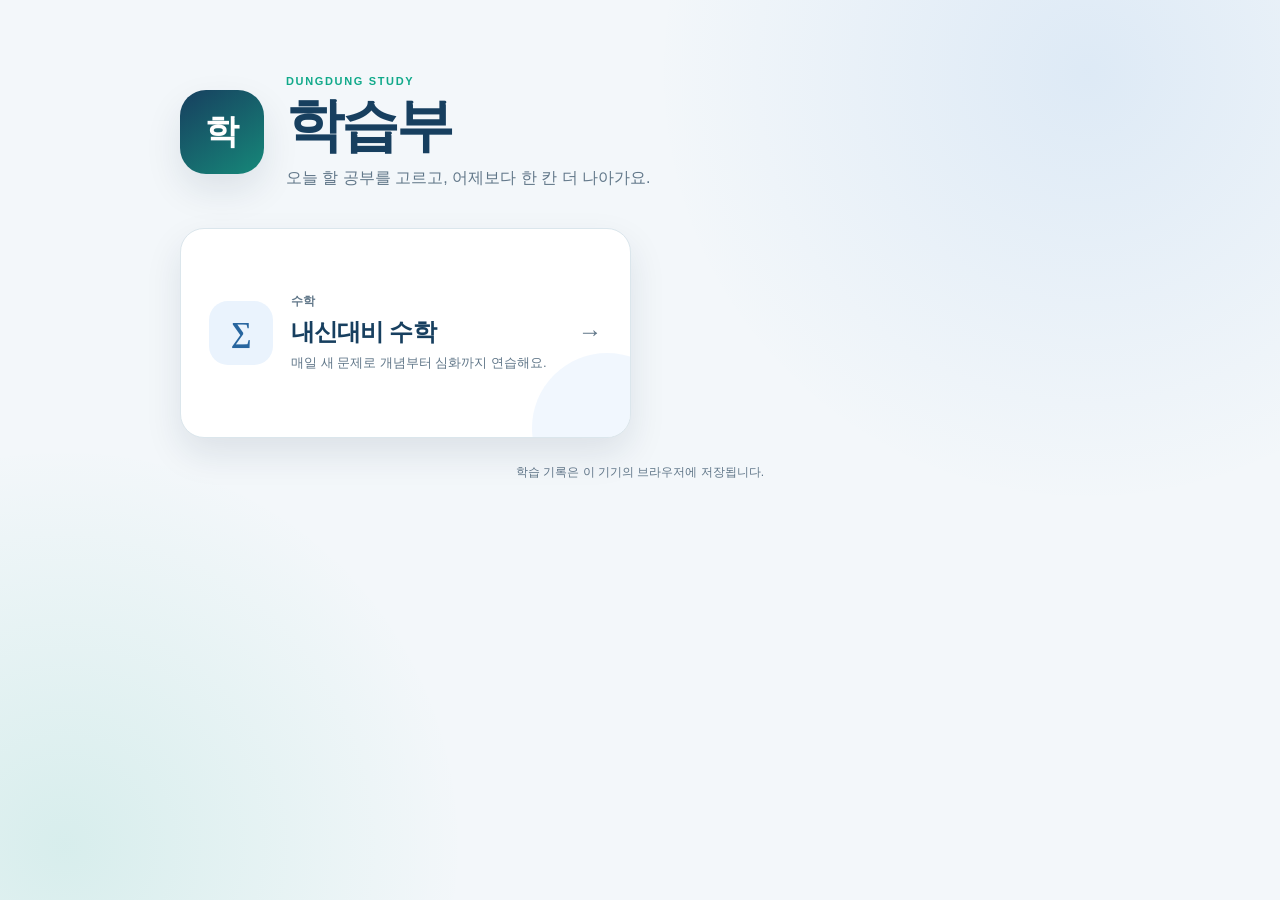
<file: index.html>
<!doctype html>
<html lang="ko">
<head>
  <meta charset="utf-8">
  <meta name="viewport" content="width=device-width,initial-scale=1">
  <meta name="description" content="한문과 수학을 매일 가볍게 익히는 아이 전용 학습 사이트">
  <title>학습부</title>
  <link rel="stylesheet" href="assets/style.css">
  <style>
    .subject-card[hidden] { display: none !important; }
  </style>
</head>
<body>
  <main class="page-shell">
    <header class="hero">
      <div class="brand" aria-hidden="true">학</div>
      <div>
        <p class="eyebrow">DUNGDUNG STUDY</p>
        <h1>학습부</h1>
        <p class="intro">오늘 할 공부를 고르고, 어제보다 한 칸 더 나아가요.</p>
      </div>
    </header>

    <section class="subjects" aria-labelledby="subjects-title">
      <h2 id="subjects-title" class="sr-only">과목 선택</h2>
      <!-- Temporarily hidden on the home page only; remove hidden to show this card again. -->
      <a class="subject-card hanja" href="hanja-quiz/" hidden>
        <span class="subject-icon" aria-hidden="true">漢</span>
        <span class="subject-copy">
          <span class="subject-label">한문</span>
          <strong>한자사전</strong>
          <span>35개 성어를 익히고 오답만 다시 복습해요.</span>
        </span>
        <span class="arrow" aria-hidden="true">→</span>
      </a>

      <a class="subject-card math" href="math-quiz/">
        <span class="subject-icon" aria-hidden="true">∑</span>
        <span class="subject-copy">
          <span class="subject-label">수학</span>
          <strong>내신대비 수학</strong>
          <span>매일 새 문제로 개념부터 심화까지 연습해요.</span>
        </span>
        <span class="arrow" aria-hidden="true">→</span>
      </a>
    </section>

    <p class="storage-note">학습 기록은 이 기기의 브라우저에 저장됩니다.</p>
  </main>
</body>
</html>
</file>
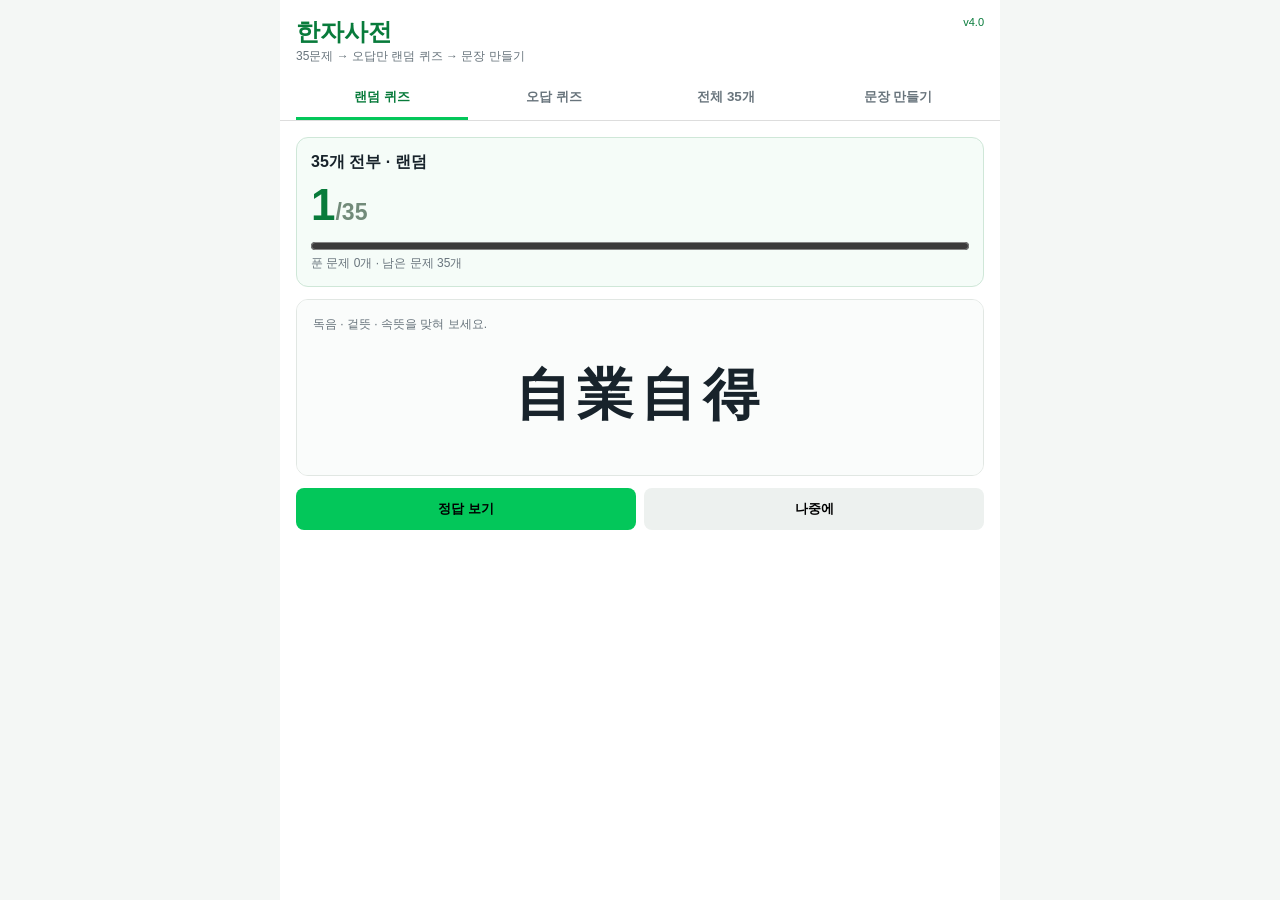
<file: hanja-quiz/index.html>
<!doctype html><html lang="ko"><head><meta charset="utf-8"><meta name="viewport" content="width=device-width,initial-scale=1"><title>한자성어 35 퀴즈</title><style>*{box-sizing:border-box}[hidden]{display:none!important}body{margin:0;background:#f4f7f5;font-family:Arial,"Noto Sans KR",sans-serif;color:#18232b}.w{max-width:720px;margin:auto;min-height:100vh;background:#fff}header,main{padding:16px}header{padding-bottom:0;border-bottom:1px solid #ddd}.logo{font-size:24px;font-weight:900;color:#087b3b}.v{float:right;font-size:11px;color:#087b3b}nav{display:flex;margin-top:12px}nav button{flex:1;border:0;border-bottom:3px solid transparent;background:#fff;padding:11px 2px;font-weight:bold;color:#68747c}nav .on{color:#087b3b;border-color:#03c75a}.box{background:#f5fcf8;border:1px solid #cfe7d8;border-radius:12px;padding:14px}.count{font-size:44px;font-weight:900;color:#087b3b;margin:7px 0}.count small{font-size:23px;color:#728b7a}progress{width:100%;accent-color:#03c75a}.small{font-size:12px;color:#68747c}.card{border:1px solid #e1e7e3;border-radius:12px;margin-top:12px;overflow:hidden}.head{padding:16px;background:#fafcfb}.hanja{text-align:center;font-family:Batang,serif;font-size:clamp(38px,10vw,56px);letter-spacing:.12em;margin:25px 0}.ans{padding:14px}.row{display:grid;grid-template-columns:55px 1fr;gap:8px;padding:9px 0;border-bottom:1px solid #eee}.row:last-child{border:0}.reading{font-size:20px;font-weight:bold;color:#087b3b}.actions{display:grid;grid-template-columns:1fr 1fr;gap:8px;margin-top:12px}.btn{border:0;border-radius:8px;padding:12px 7px;font-weight:bold}.p{background:#03c75a}.s{background:#edf1ef}.g{background:#eaf8ef;color:#087439}.b{background:#fff0eb;color:#a13d28}.done,.empty{padding:20px;border:1px solid #cfe7d8;border-radius:12px;background:#f5fcf8}.search{width:100%;padding:11px;border:2px solid #03c75a;border-radius:8px}.entry{padding:12px;border-bottom:1px solid #eee}.entry h3,.write h3{font-family:Batang,serif;margin:0 0 5px;font-size:24px}.write{background:#fff9df;border-radius:10px;padding:13px;margin:10px 0}textarea{width:100%;min-height:80px}.badge{font-size:10px;background:#eaf8ef;border-radius:8px;padding:1px 4px}</style></head><body><div class="w"><header><span class="logo">한자사전</span><span class="v">v4.0</span><div class="small">35문제 → 오답만 랜덤 퀴즈 → 문장 만들기</div><nav><button data-v="q" class="on">랜덤 퀴즈</button><button data-v="w">오답 퀴즈 <i id="badge" class="badge" hidden></i></button><button data-v="s">전체 35개</button><button data-v="m">문장 만들기</button></nav></header><main><section id="q"><div id="qp"><div class="box"><b>35개 전부 · 랜덤</b><div class="count"><span id="qn">1</span><small>/35</small></div><progress id="qb" max="35"></progress><div id="qs" class="small"></div></div><div class="card"><div class="head"><div class="small">독음 · 겉뜻 · 속뜻을 맞혀 보세요.</div><h1 id="qh" class="hanja"></h1></div><div id="qa" class="ans" hidden></div></div><div id="qm" class="actions"><button class="btn p" onclick="showA('q')">정답 보기</button><button class="btn s" onclick="later('q')">나중에</button></div><div id="qg" class="actions" hidden><button class="btn g" onclick="mark(1)">맞았어요 ✓</button><button class="btn b" onclick="mark(0)">틀림 · 헷갈림</button></div></div><div id="qd" class="done" hidden><h2>35/35 완료!</h2><p id="qr"></p><button id="go" class="btn p">오답 퀴즈 시작</button></div></section><section id="w" hidden><div id="we" class="empty">아직 오답이 없어요.<br>먼저 35문제를 풀어 주세요.</div><div id="wp" hidden><div class="box"><b>오답만 · 랜덤 성어 맞추기</b><div class="count"><span id="wn">1</span><small id="wt"></small></div><progress id="wb"></progress><div id="ws" class="small"></div></div><div class="card"><div class="head"><div class="small">이번에는 맞혀 보세요.</div><h1 id="wh" class="hanja"></h1></div><div id="wa" class="ans" hidden></div></div><div id="wm" class="actions"><button class="btn p" onclick="showA('w')">정답 보기</button><button class="btn s" onclick="later('w')">나중에</button></div><div id="wg" class="actions" hidden><button class="btn g" onclick="wmark(1)">이제 알아요 ✓</button><button class="btn b" onclick="wmark(0)">아직 헷갈려요</button></div></div><div id="wd" class="done" hidden><h2 id="wtitle"></h2><p id="wr"></p><button id="again" class="btn b">남은 오답 다시</button></div></section><section id="s" hidden><h2>전체 35개</h2><input id="search" class="search" placeholder="한자, 독음 또는 뜻 검색"><div id="list"></div></section><section id="m" hidden><h2>문장 만들기</h2><button class="btn g" onclick="mission()">랜덤 2개 다시 뽑기</button><div id="missions"></div></section></main></div><script src="quiz.js?v=4"></script></body></html>
</file>
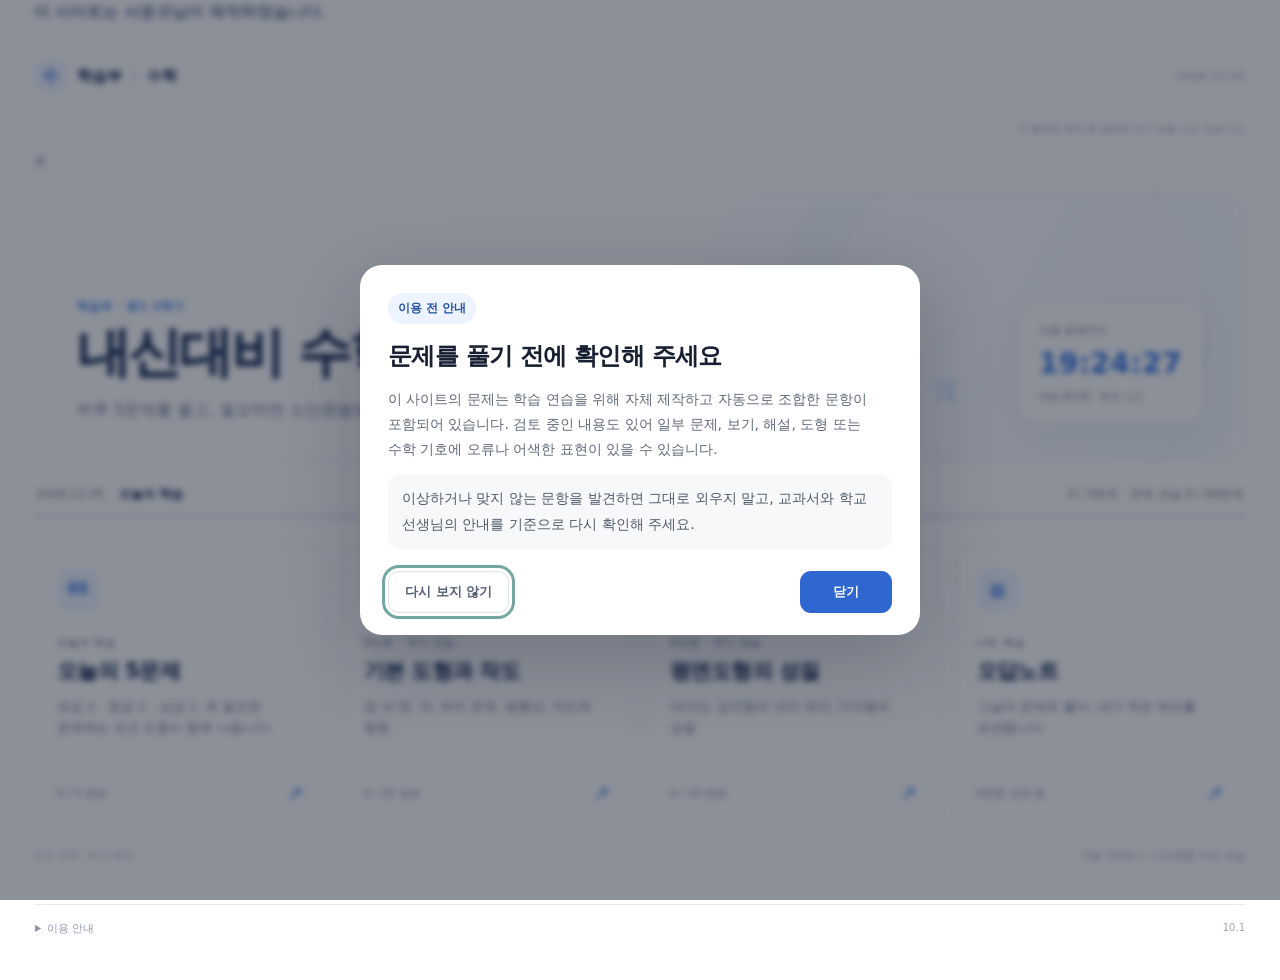
<file: math-quiz/index.html>
<!doctype html>
<html lang="ko">
<head>
<meta charset="utf-8">
<meta name="viewport" content="width=device-width,initial-scale=1">
<meta name="description" content="중1 2학기 수학. 매일 새로운 연습문제와 나만의 오답노트.">
<meta name="theme-color" content="#ffffff">
<!-- math-release:10.1 -->
<title>내신대비 수학 | 학습부</title>
<link rel="stylesheet" href="v10-style.css">
<link rel="stylesheet" href="v11-clean.css">
<link rel="stylesheet" href="notation-v1.css">
<link rel="stylesheet" href="data-manager-v1.css">
<script defer src="v9-bank.js"></script>
<script defer src="v10-daily.js"></script>
<script defer src="bdm-bank-v1.js"></script>
<script defer src="v10.1-hybrid.js"></script>
<script defer src="v10-figures.js"></script>
<script defer src="bdm-figures-v1.js"></script>
<script defer src="v10-app.js"></script>
<script defer src="notation-v3.js"></script>
<script defer src="data-manager-v1.js"></script>
</head>
<body data-view="home"><div class="wrap">
<p class="creator-credit">이 사이트는 서윤규님이 제작하였습니다.</p>
<header class="masthead"><a class="brand" href="#/" aria-label="수학 학습 홈"><span class="brandmark" aria-hidden="true">수</span><span>학습부 <span class="brand-divider">/</span> 수학</span></a><span id="edition" class="edition"></span></header>
<p class="notice">※ 출제된 문제 중 잘못된 것이 있을 수도 있습니다.</p>
<div class="navrow"><button class="back" id="back-button" type="button" hidden><span aria-hidden="true">←</span> 뒤로가기</button><nav id="crumb" aria-label="현재 위치"></nav></div>
<p class="storage-note" id="storage-note" hidden>현재 브라우저에서는 저장할 수 없습니다. 창을 닫으면 기록이 남지 않을 수 있습니다.</p>
<main id="app"><p class="loading">학습 화면을 불러오는 중입니다.</p></main>
<footer><details><summary>이용 안내</summary><p>문제는 기기에 설정된 시각을 기준으로 한국 시간 00:00에 바뀝니다. 화면을 닫아 두었다가 다시 열어도 그날의 문제가 표시됩니다. 같은 날짜에는 같은 문제가 나오며, 날짜별 규칙으로 수치·조건·문항 유형을 바꾸어 출제합니다.</p><p>설정 범위는 5.1~5.6 및 6.1~6.4입니다. 학교의 정확한 시험범위는 선생님 공지와 대조하세요. 실제 분당중 기출 원문을 확보해 변형한 문항은 아니며 자체 제작한 연습문제입니다. 학교 공식 사이트가 아닙니다.</p><p>그림은 문제의 조건을 확인하는 데 필요한 경우에만 표시합니다. 풀이 기록·오답·메모는 이 브라우저에 저장되며 다른 기기와 자동으로 공유되지 않습니다. 브라우저 데이터를 삭제하면 기록이 없어질 수 있습니다.</p></details><span class="release">10.1</span></footer>
</div><div class="toast" id="day-update" role="status" hidden></div>
<dialog id="figure-dialog"><div class="dialogtop"><strong>조건 도형</strong><button type="button" id="close-figure" aria-label="도형 닫기">닫기 ×</button></div><div class="large-figure"></div></dialog>
<noscript>문제와 오답노트를 사용하려면 JavaScript를 켜 주세요.</noscript>
</body></html>
</file>
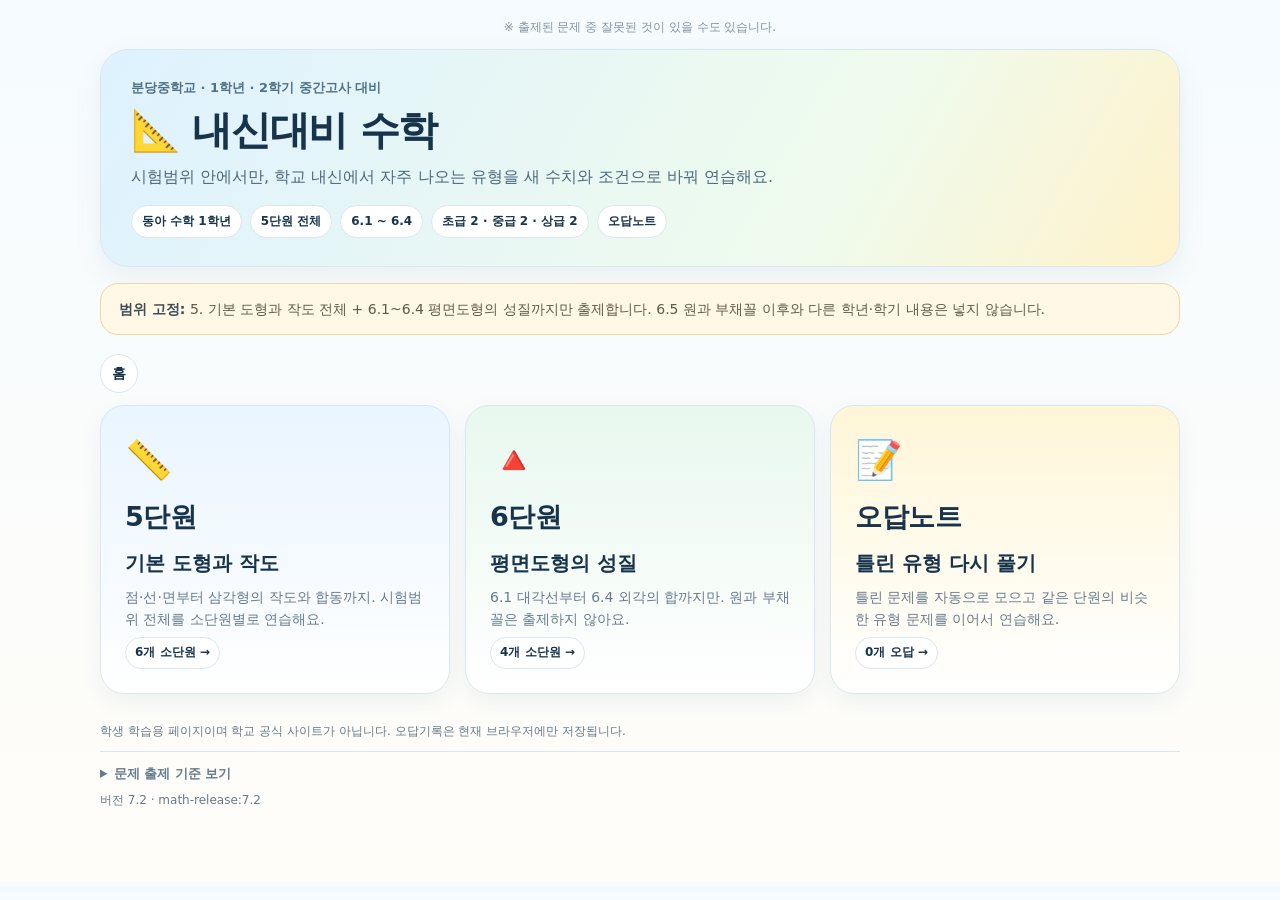
<file: math-quiz/_archive/index-before-v9.html>
<!doctype html>
<html lang="ko">
<head>
<meta charset="utf-8">
<meta name="viewport" content="width=device-width,initial-scale=1">
<meta name="description" content="분당중 1학년 2학기 중간고사 범위 맞춤 내신대비 수학 학습 페이지">
<!-- math-release:7.2 -->
<title>내신대비 수학 | 분당중 중1 2학기</title>
<style>
:root{--ink:#17344b;--muted:#667b8d;--line:#dbe7ef;--bg:#f6fafc;--white:#fff;--blue:#e9f5ff;--mint:#e8f8ef;--yellow:#fff6d8;--pink:#fff0f5;--accent:#2d7fc2;--good:#1d9a68;--bad:#cf5d62}*{box-sizing:border-box}body{margin:0;background:linear-gradient(#f5fbff,#fffdf8);color:var(--ink);font-family:system-ui,-apple-system,"Noto Sans KR","Malgun Gothic",sans-serif;line-height:1.6}button,a{font:inherit;color:inherit}button{cursor:pointer}.wrap{max-width:1120px;margin:auto;padding:18px 20px 64px}.notice{text-align:center;color:#8493a0;font-size:12px;margin:0 0 12px}.hero{background:linear-gradient(120deg,#def2ff,#effbed 68%,#fff2cb);border:1px solid var(--line);border-radius:28px;padding:28px 30px;box-shadow:0 10px 28px rgba(54,96,128,.08)}.eyebrow{font-size:13px;font-weight:800;color:#4f7286}h1{font-size:40px;letter-spacing:-1.3px;line-height:1.2;margin:7px 0 10px}h2{font-size:27px;letter-spacing:-.5px;margin:5px 0 8px}h3{font-size:20px;margin:5px 0}p{margin:7px 0}.hero p{color:#4c687b}.badges,.pills,.tools{display:flex;gap:8px;flex-wrap:wrap}.badges{margin-top:15px}.badge,.pill,.level{display:inline-block;background:#fff;border:1px solid var(--line);border-radius:999px;padding:6px 10px;font-size:12px;font-weight:800}.scope{margin:16px 0;background:#fff8e7;border:1px solid #ead7a6;border-radius:18px;padding:14px 18px;font-size:14px;color:#635a48}.scope b{color:#3f4d57}.crumb{display:flex;gap:8px;align-items:center;flex-wrap:wrap;margin:19px 0 12px;font-size:14px}.crumb a{text-decoration:none;background:#fff;border:1px solid var(--line);border-radius:999px;padding:7px 11px;font-weight:800}.grid{display:grid;grid-template-columns:repeat(3,1fr);gap:15px}.tile{display:block;text-decoration:none;background:#fff;border:1px solid var(--line);border-radius:24px;padding:24px;min-height:210px;box-shadow:0 8px 22px rgba(60,96,122,.07);transition:.15s transform}.tile:hover{transform:translateY(-2px)}.tile.b{background:linear-gradient(var(--blue),#fff)}.tile.g{background:linear-gradient(var(--mint),#fff)}.tile.y{background:linear-gradient(var(--yellow),#fff)}.tile .icon{font-size:38px}.tile p{color:var(--muted);font-size:14px}.tag{display:inline-block;border-radius:999px;background:#fff;border:1px solid var(--line);padding:5px 9px;font-size:12px;font-weight:800}.panel{background:#fff;border:1px solid var(--line);border-radius:24px;padding:22px;margin:14px 0;box-shadow:0 7px 22px rgba(60,96,122,.05)}.unitgrid{display:grid;grid-template-columns:repeat(2,1fr);gap:13px;margin-top:14px}.unitcard{display:block;text-decoration:none;border:1px solid var(--line);border-radius:18px;padding:17px;background:#fbfdff}.unitcard:hover{background:#f5faff}.unit-id{display:inline-block;font-size:12px;font-weight:900;background:#edf6ff;border-radius:999px;padding:4px 8px}.unitcard h3{margin:9px 0 4px}.levelgrid{display:grid;grid-template-columns:repeat(3,1fr);gap:14px;margin-top:16px}.levelcard{display:block;text-decoration:none;border:1px solid var(--line);border-radius:20px;padding:22px;min-height:165px;background:#fff;box-shadow:0 6px 18px rgba(60,96,122,.05)}.levelcard:hover{transform:translateY(-2px)}.levelcard.begin{background:linear-gradient(#eaf9f1,#fff)}.levelcard.mid{background:linear-gradient(#fff7df,#fff)}.levelcard.high{background:linear-gradient(#fff0f5,#fff)}.levelcard .big{font-size:28px;font-weight:900;margin:5px 0}.levelcard p{color:var(--muted);font-size:13px;margin:4px 0}.muted,.small{color:var(--muted);font-size:13px}.qcard{background:#fff;border:1px solid var(--line);border-radius:18px;padding:13px;margin:0}.qhead{display:flex;justify-content:space-between;gap:10px;align-items:center}.level.begin{background:#e9f8ef;color:#237854}.level.mid{background:#fff5d8;color:#816219}.level.high{background:#fff0f5;color:#9b4865}.qtext{font-size:17px;font-weight:800;line-height:1.45;margin:9px 0}.options{display:grid;gap:8px}.opt{width:100%;text-align:left;border:1px solid var(--line);background:#fff;border-radius:11px;padding:8px 10px;font-size:13px}.opt:hover{background:#f7fbff;border-color:#a9cfea}.opt.correct{background:#e8f8ef;border-color:#6bc59f}.opt.wrong{background:#fff0f0;border-color:#e29a9d}.feedback{margin-top:11px;background:#f3f7fa;border-radius:13px;padding:11px 13px;font-size:14px}.btn{display:inline-block;text-decoration:none;border:0;border-radius:13px;background:var(--ink);color:#fff;padding:10px 15px;font-size:14px;font-weight:800}.btn.light{background:#eaf2f7;color:var(--ink)}.summary{background:#eff8ff;border:1px solid #d4e7f4;border-radius:17px;padding:14px 16px;margin:12px 0}.wrongitem{border:1px solid var(--line);border-radius:17px;padding:15px;margin:11px 0;background:#fff}.wrongitem details{margin-top:9px;background:#f8fbfd;border-radius:12px;padding:10px 12px}.empty{text-align:center;padding:26px 12px}.footer{margin-top:28px;color:var(--muted);font-size:12px}.footer details{border-top:1px solid var(--line);padding-top:12px;margin-top:10px}.footer summary{cursor:pointer;font-size:13px;font-weight:700}@media(max-width:760px){.wrap{padding:12px 11px 45px}.hero{padding:21px}.grid{grid-template-columns:1fr}.unitgrid{grid-template-columns:1fr}.levelgrid{grid-template-columns:1fr}h1{font-size:32px}.tile{min-height:auto;padding:19px}.qtext{font-size:18px}.panel{padding:17px}}
.quizgrid{display:grid;grid-template-columns:repeat(2,minmax(0,1fr));gap:10px;align-items:start}.quiz-compact .hero,.quiz-compact .scope{display:none}.quiz-compact .wrap{padding-top:8px}.quiz-compact .crumb{margin:6px 0}.quiz-compact .panel.quizhead{padding:10px 12px;margin:6px 0}.qfigure{margin:7px 0;background:#f8fbff;border:1px solid var(--line);border-radius:11px;padding:5px}.qfigure svg{width:100%;height:95px;display:block}.feedback{font-size:12px;padding:7px 9px;margin-top:7px}@media(max-width:700px){.quizgrid{grid-template-columns:1fr}.qfigure svg{height:90px}}
</style>
</head>
<body>
<div class="wrap">
<p class="notice">※ 출제된 문제 중 잘못된 것이 있을 수도 있습니다.</p>
<header class="hero"><div class="eyebrow">분당중학교 · 1학년 · 2학기 중간고사 대비</div><h1>📐 내신대비 수학</h1><p>시험범위 안에서만, 학교 내신에서 자주 나오는 유형을 새 수치와 조건으로 바꿔 연습해요.</p><div class="badges"><span class="badge">동아 수학 1학년</span><span class="badge">5단원 전체</span><span class="badge">6.1 ~ 6.4</span><span class="badge">초급 2 · 중급 2 · 상급 2</span><span class="badge">오답노트</span></div></header>
<div class="scope"><b>범위 고정:</b> 5. 기본 도형과 작도 전체 + 6.1~6.4 평면도형의 성질까지만 출제합니다. 6.5 원과 부채꼴 이후와 다른 학년·학기 내용은 넣지 않습니다.</div>
<nav id="crumb" class="crumb" aria-label="현재 위치"></nav><main id="app"></main>
<footer class="footer"><p>학생 학습용 페이지이며 학교 공식 사이트가 아닙니다. 오답기록은 현재 브라우저에만 저장됩니다.</p><details><summary>문제 출제 기준 보기</summary><p>학교 공식 교과서 목록에서 확인된 중1 수학 교과서는 동아출판 강옥기입니다. 시험범위는 전달받은 5.0~6.4를 현행 목차에 맞춰 5단원 전체와 6.1~6.4로 제한했습니다.</p><p>문항은 중1 2학기 학교 내신에서 반복되는 대표 유형을 참고해 숫자·조건·보기 구성을 새로 만든 연습문제입니다. 분당중 실제 기출 원문을 확보하지 않은 문제는 '분당중 기출 변형'이라고 표시하지 않습니다.</p></details><p>버전 7.2 · math-release:7.2</p></footer></div>
<script>
'use strict';
const REV='7.2';const TODAY=new Intl.DateTimeFormat('sv-SE',{timeZone:'Asia/Seoul',year:'numeric',month:'2-digit',day:'2-digit'}).format(new Date());
const UNITS=[{id:'5.1',chapter:'5',title:'점, 선, 면'},{id:'5.2',chapter:'5',title:'각의 뜻과 성질'},{id:'5.3',chapter:'5',title:'위치 관계'},{id:'5.4',chapter:'5',title:'평행선의 성질'},{id:'5.5',chapter:'5',title:'삼각형의 작도'},{id:'5.6',chapter:'5',title:'삼각형의 합동'},{id:'6.1',chapter:'6',title:'다각형의 대각선의 개수'},{id:'6.2',chapter:'6',title:'삼각형의 내각과 외각'},{id:'6.3',chapter:'6',title:'다각형의 내각의 크기의 합'},{id:'6.4',chapter:'6',title:'다각형의 외각의 크기의 합'}];
const BANK=[
{id:'51b1',unit:'5.1',level:'초급',type:'segment',q:'점 C가 선분 AB 위에 있고 AB=14cm, AC=5cm일 때, 선분 CB의 길이는?',a:'9cm',o:['19cm','7cm','5cm'],e:'C가 A와 B 사이에 있으므로 AB=AC+CB. 따라서 CB=14-5=9cm.'},{id:'51b2',unit:'5.1',level:'초급',type:'line',q:'서로 다른 두 점 A, B를 모두 지나는 직선은 몇 개 그을 수 있는가?',a:'1개',o:['0개','2개','무수히 많다'],e:'서로 다른 두 점을 지나는 직선은 오직 하나로 결정된다.'},{id:'51m1',unit:'5.1',level:'중급',type:'ray',q:'세 점 A, B, C가 이 순서대로 한 직선 위에 있다. 반직선 BA와 반직선 BC의 공통부분은?',a:'점 B',o:['선분 AB','선분 BC','직선 AC'],e:'두 반직선은 B에서 서로 반대 방향으로 뻗으므로 공통부분은 시작점 B뿐이다.'},{id:'51m2',unit:'5.1',level:'중급',type:'segment',q:'네 점 A, B, C, D가 이 순서대로 한 직선 위에 있다. AC=7cm, BD=8cm, BC=3cm일 때 AD의 길이는?',a:'12cm',o:['10cm','15cm','18cm'],e:'AB=7-3=4cm, CD=8-3=5cm이므로 AD=4+3+5=12cm.'},{id:'51h1',unit:'5.1',level:'상급',type:'count',q:'서로 다른 5개의 점이 한 직선 위에 있다. 이 중 두 점을 끝점으로 하는 서로 다른 선분은 모두 몇 개인가?',a:'10개',o:['5개','15개','20개'],e:'5개 중 2개의 끝점을 고르는 경우이므로 5×4÷2=10개.'},{id:'51h2',unit:'5.1',level:'상급',type:'segment',q:'세 점 A, B, C가 이 순서대로 한 직선 위에 있고 AB:BC=2:3, AC=25cm이다. AB의 길이는?',a:'10cm',o:['15cm','5cm','20cm'],e:'전체 비는 5이므로 한 부분은 5cm, AB는 2부분이라 10cm.'},
{id:'52b1',unit:'5.2',level:'초급',type:'angle',q:'∠AOB=64°일 때, ∠AOB의 맞꼭지각의 크기는?',a:'64°',o:['116°','32°','128°'],e:'맞꼭지각의 크기는 서로 같다.'},{id:'52b2',unit:'5.2',level:'초급',type:'bisect',q:'∠AOB=76°이고 반직선 OP가 ∠AOB를 이등분할 때 ∠AOP의 크기는?',a:'38°',o:['76°','114°','152°'],e:'각의 이등분선은 각을 같은 크기의 두 각으로 나누므로 76÷2=38°.'},{id:'52m1',unit:'5.2',level:'중급',type:'supplement',q:'한 직선 위의 이웃한 두 각의 크기가 각각 (x+20)°, (2x+10)°이다. x의 값은?',a:'50',o:['40','60','70'],e:'두 각의 합은 180°이므로 (x+20)+(2x+10)=180, 3x=150, x=50.'},{id:'52m2',unit:'5.2',level:'중급',type:'vertical',q:'맞꼭지각의 크기가 각각 (3x+15)°, (5x-25)°이다. x의 값은?',a:'20',o:['10','15','25'],e:'맞꼭지각은 같으므로 3x+15=5x-25. 따라서 2x=40, x=20.'},{id:'52h1',unit:'5.2',level:'상급',type:'bisect',q:'∠AOB=120°이고 OP는 ∠AOB의 이등분선이다. OQ가 ∠POB의 이등분선일 때 ∠AOQ는?',a:'90°',o:['60°','30°','120°'],e:'∠AOP=60°, ∠POB=60°. OQ가 ∠POB를 이등분하므로 ∠POQ=30°, 따라서 ∠AOQ=90°.'},{id:'52h2',unit:'5.2',level:'상급',type:'angle',q:'두 직선이 한 점에서 만나 생긴 네 각 중 가장 작은 각이 37°이다. 가장 큰 각의 크기는?',a:'143°',o:['37°','74°','106°'],e:'이웃한 두 각의 합은 180°이므로 큰 각은 180-37=143°.'},
{id:'53b1',unit:'5.3',level:'초급',type:'parallel',q:'한 평면 위에서 서로 다른 두 직선이 만나지 않을 때, 두 직선의 위치 관계는?',a:'평행',o:['수직','꼬인 위치','일치'],e:'같은 평면 위에서 만나지 않는 서로 다른 두 직선은 평행이다.'},{id:'53b2',unit:'5.3',level:'초급',type:'skew',q:'공간에서 두 직선이 만나지 않고 서로 평행하지도 않을 때, 두 직선의 위치 관계는?',a:'꼬인 위치',o:['평행','수직','일치'],e:'공간에서 만나지도 평행하지도 않은 두 직선은 꼬인 위치에 있다.'},{id:'53m1',unit:'5.3',level:'중급',type:'plane',q:'서로 다른 두 평면이 한 직선에서 만난다. 두 평면의 공통부분은?',a:'직선',o:['한 점','선분','평면'],e:'서로 다른 두 평면이 만나면 그 공통부분은 직선이 된다.'},{id:'53m2',unit:'5.3',level:'중급',type:'space',q:'직육면체 ABCD-EFGH에서 A와 E, B와 F, C와 G, D와 H가 각각 대응하는 꼭짓점이다. 직선 AB와 직선 EF의 관계는?',a:'평행',o:['수직','꼬인 위치','한 점에서 만남'],e:'AB와 EF는 같은 방향의 대응하는 모서리이므로 평행하다.'},{id:'53h1',unit:'5.3',level:'상급',type:'space',q:'직육면체 ABCD-EFGH에서 A와 E, B와 F, C와 G, D와 H가 각각 대응하는 꼭짓점이다. 직선 AB와 직선 CG의 관계는?',a:'꼬인 위치',o:['평행','수직으로 만남','일치'],e:'AB와 CG는 만나지 않고 평행하지도 않으며 같은 평면 위에 놓이지 않아 꼬인 위치이다.'},{id:'53h2',unit:'5.3',level:'상급',type:'space',q:'꼬인 위치에 있는 두 직선에 대한 설명으로 옳은 것은?',a:'두 직선을 동시에 포함하는 한 평면이 존재하지 않는다',o:['두 직선은 반드시 수직이다','두 직선은 반드시 평행이다','두 직선은 반드시 한 점에서 만난다'],e:'꼬인 위치의 두 직선은 한 평면 위에 함께 놓이지 않는다.'},
{id:'54b1',unit:'5.4',level:'초급',type:'correspond',q:'평행한 두 직선을 한 직선이 가로지를 때 한 동위각이 58°이다. 짝이 되는 동위각의 크기는?',a:'58°',o:['122°','29°','116°'],e:'평행선에서 동위각의 크기는 같다.'},{id:'54b2',unit:'5.4',level:'초급',type:'alternate',q:'평행한 두 직선을 한 직선이 가로지를 때 한 엇각이 71°이다. 짝이 되는 엇각의 크기는?',a:'71°',o:['109°','35.5°','142°'],e:'평행선에서 엇각의 크기는 같다.'},{id:'54m1',unit:'5.4',level:'중급',type:'sameinside',q:'평행한 두 직선을 한 직선이 가로지를 때 같은 쪽 안쪽의 두 각 중 하나가 68°이다. 다른 각의 크기는?',a:'112°',o:['68°','22°','136°'],e:'같은 쪽 안쪽의 두 각의 합은 180°이므로 180-68=112°.'},{id:'54m2',unit:'5.4',level:'중급',type:'equation',q:'평행선의 동위각 두 개가 각각 (3x+10)°, (5x-30)°이다. x의 값은?',a:'20',o:['10','15','25'],e:'동위각은 같으므로 3x+10=5x-30, 2x=40, x=20.'},{id:'54h1',unit:'5.4',level:'상급',type:'equation',q:'평행선에서 한 엇각이 (2x+18)°, 그와 같은 크기의 엇각이 (5x-36)°이다. x의 값은?',a:'18',o:['12','24','30'],e:'2x+18=5x-36이므로 3x=54, x=18.'},{id:'54h2',unit:'5.4',level:'상급',type:'mixed',q:'평행선에서 한 예각이 42°일 때, 같은 교점에서 그 각과 이웃한 둔각의 크기는?',a:'138°',o:['42°','84°','48°'],e:'이웃한 두 각의 합은 180°이므로 180-42=138°.'},
{id:'55b1',unit:'5.5',level:'초급',type:'possible',q:'길이가 3cm, 4cm, 8cm인 세 선분으로 삼각형을 작도할 수 있는가?',a:'작도할 수 없다',o:['작도할 수 있다','직각삼각형만 작도할 수 있다','정삼각형만 작도할 수 있다'],e:'가장 긴 변 8cm가 나머지 두 변의 합 7cm보다 크므로 삼각형을 만들 수 없다.'},{id:'55b2',unit:'5.5',level:'초급',type:'possible',q:'길이가 5cm, 7cm, 10cm인 세 선분으로 삼각형을 작도할 수 있는가?',a:'작도할 수 있다',o:['작도할 수 없다','정삼각형만 가능하다','직각삼각형만 가능하다'],e:'가장 긴 변 10cm가 5+7=12cm보다 작으므로 삼각형을 만들 수 있다.'},{id:'55m1',unit:'5.5',level:'중급',type:'range',q:'두 변의 길이가 6cm, 11cm인 삼각형의 나머지 한 변의 길이를 자연수 x cm라 할 때 가능한 x의 개수는?',a:'11개',o:['10개','12개','16개'],e:'삼각형 조건에서 11-6<x<11+6, 즉 5<x<17. 자연수는 6~16으로 11개.'},{id:'55m2',unit:'5.5',level:'중급',type:'data',q:'다음 중 하나의 삼각형을 작도하기에 충분하지 않은 조건은?',a:'세 각의 크기',o:['세 변의 길이','두 변의 길이와 그 끼인각','한 변의 길이와 그 양 끝각'],e:'세 각만 알면 모양은 같아도 크기가 다른 삼각형이 가능하므로 하나로 정해지지 않는다.'},{id:'55h1',unit:'5.5',level:'상급',type:'range',q:'두 변의 길이가 4cm, 9cm인 삼각형의 세 번째 변의 길이가 자연수일 때, 가능한 값의 합은?',a:'63',o:['54','72','77'],e:'5<x<13이므로 x=6,7,8,9,10,11,12. 합은 63.'},{id:'55h2',unit:'5.5',level:'상급',type:'construct',q:'두 변의 길이가 각각 5cm, 8cm이고 그 끼인각이 60°인 삼각형을 작도하려 한다. 이 조건으로 삼각형은 몇 개로 정해지는가?',a:'1개',o:['0개','2개','무수히 많다'],e:'두 변과 그 끼인각이 주어지면 삼각형의 크기와 모양이 하나로 정해진다.'},
{id:'56b1',unit:'5.6',level:'초급',type:'sss',q:'세 변의 길이가 각각 같은 두 삼각형의 합동조건은?',a:'SSS',o:['SAS','ASA','AAA'],e:'세 변의 길이가 각각 같으면 SSS 합동이다.'},{id:'56b2',unit:'5.6',level:'초급',type:'sas',q:'두 변의 길이와 그 끼인각의 크기가 각각 같은 두 삼각형의 합동조건은?',a:'SAS',o:['SSS','ASA','AAA'],e:'두 변과 그 끼인각이 각각 같으면 SAS 합동이다.'},{id:'56m1',unit:'5.6',level:'중급',type:'asa',q:'한 변의 길이와 그 양 끝각의 크기가 각각 같은 두 삼각형의 합동조건은?',a:'ASA',o:['SSS','SAS','AAA'],e:'한 변과 그 양 끝각이 각각 같으면 ASA 합동이다.'},{id:'56m2',unit:'5.6',level:'중급',type:'correspond',q:'△ABC≡△DEF일 때 반드시 옳은 것은?',a:'AB=DE',o:['AB=EF','∠A=∠E','BC=DF'],e:'합동 기호의 순서에 따라 A↔D, B↔E, C↔F이므로 AB↔DE.'},{id:'56h1',unit:'5.6',level:'상급',type:'correspond',q:'△ABC≡△DEF이고 AB=7cm, BC=9cm, CA=6cm일 때 EF의 길이는?',a:'9cm',o:['7cm','6cm','15cm'],e:'B↔E, C↔F이므로 BC와 EF가 대응한다. 따라서 EF=9cm.'},{id:'56h2',unit:'5.6',level:'상급',type:'concept',q:'세 각의 크기가 각각 같은 두 삼각형이 반드시 합동이라고 할 수 없는 이유로 가장 알맞은 것은?',a:'모양은 같아도 크기가 다를 수 있기 때문',o:['세 각의 합이 180°가 아니기 때문','세 변이 반드시 모두 다르기 때문','삼각형을 작도할 수 없기 때문'],e:'AAA는 크기를 정하지 못하므로 합동조건이 아니다.'},
{id:'61b1',unit:'6.1',level:'초급',type:'identify',q:'오각형 ABCDE에서 다음 중 대각선인 선분은?',a:'선분 AC',o:['선분 AB','선분 BC','선분 DE'],e:'대각선은 서로 이웃하지 않은 두 꼭짓점을 이은 선분이다. A와 C는 이웃하지 않으므로 AC는 대각선.'},{id:'61b2',unit:'6.1',level:'초급',type:'fromvertex',q:'팔각형의 한 꼭짓점에서 그을 수 있는 대각선은 몇 개인가?',a:'5개',o:['4개','6개','8개'],e:'n각형의 한 꼭짓점에서 그을 수 있는 대각선은 n-3개이므로 8-3=5개.'},{id:'61m1',unit:'6.1',level:'중급',type:'total',q:'육각형의 대각선은 모두 몇 개인가?',a:'9개',o:['6개','12개','18개'],e:'대각선 수는 n(n-3)÷2이므로 6×3÷2=9개.'},{id:'61m2',unit:'6.1',level:'중급',type:'total',q:'십각형의 대각선은 모두 몇 개인가?',a:'35개',o:['30개','40개','70개'],e:'10×(10-3)÷2=35개.'},{id:'61h1',unit:'6.1',level:'상급',type:'reverse',q:'대각선의 개수가 20개인 다각형은?',a:'팔각형',o:['칠각형','구각형','십각형'],e:'8×5÷2=20이므로 팔각형이다.'},{id:'61h2',unit:'6.1',level:'상급',type:'reverse',q:'한 꼭짓점에서 그을 수 있는 대각선이 9개인 다각형은?',a:'십이각형',o:['십각형','십일각형','십삼각형'],e:'n-3=9이므로 n=12.'},
{id:'62b1',unit:'6.2',level:'초급',type:'inner',q:'삼각형의 두 내각이 48°, 67°일 때 나머지 한 내각의 크기는?',a:'65°',o:['55°','75°','115°'],e:'삼각형의 내각의 합은 180°이므로 180-48-67=65°.'},{id:'62b2',unit:'6.2',level:'초급',type:'outer',q:'삼각형의 한 내각이 73°일 때, 그 내각과 이웃한 외각의 크기는?',a:'107°',o:['73°','34°','146°'],e:'이웃한 내각과 외각의 합은 180°이므로 180-73=107°.'},{id:'62m1',unit:'6.2',level:'중급',type:'outerrule',q:'삼각형의 한 외각이 125°이고, 그 외각과 이웃하지 않는 한 내각이 54°이다. 나머지 이웃하지 않는 내각은?',a:'71°',o:['61°','79°','109°'],e:'한 외각은 이웃하지 않는 두 내각의 합과 같으므로 125-54=71°.'},{id:'62m2',unit:'6.2',level:'중급',type:'equation',q:'삼각형의 세 내각이 x°, (x+20)°, (2x)°일 때 x의 값은?',a:'40',o:['30','45','50'],e:'x+(x+20)+2x=180이므로 4x=160, x=40.'},{id:'62h1',unit:'6.2',level:'상급',type:'ratio',q:'삼각형의 세 내각의 크기의 비가 2:3:4일 때 가장 큰 각의 크기는?',a:'80°',o:['60°','70°','90°'],e:'전체 9부분이 180°이므로 한 부분은 20°. 가장 큰 각은 4×20=80°.'},{id:'62h2',unit:'6.2',level:'상급',type:'outerrule',q:'삼각형의 한 외각이 132°이고, 그 외각과 이웃하지 않는 두 내각의 차가 18°이다. 두 내각 중 큰 각은?',a:'75°',o:['57°','66°','84°'],e:'두 내각의 합은 132°, 차는 18°. 큰 각은 (132+18)÷2=75°.'},
{id:'63b1',unit:'6.3',level:'초급',type:'sum',q:'오각형의 내각의 크기의 합은?',a:'540°',o:['360°','720°','900°'],e:'(5-2)×180=540°.'},{id:'63b2',unit:'6.3',level:'초급',type:'sum',q:'육각형의 내각의 크기의 합은?',a:'720°',o:['540°','900°','1080°'],e:'(6-2)×180=720°.'},{id:'63m1',unit:'6.3',level:'중급',type:'reverse',q:'내각의 크기의 합이 900°인 다각형은?',a:'칠각형',o:['육각형','팔각형','구각형'],e:'(n-2)×180=900이므로 n-2=5, n=7.'},{id:'63m2',unit:'6.3',level:'중급',type:'regular',q:'정팔각형의 한 내각의 크기는?',a:'135°',o:['120°','140°','145°'],e:'정팔각형의 내각 합은 1080°, 이를 8로 나누면 135°.'},{id:'63h1',unit:'6.3',level:'상급',type:'regular',q:'정십각형의 한 내각의 크기는?',a:'144°',o:['126°','135°','150°'],e:'내각 합은 (10-2)×180=1440°, 1440÷10=144°.'},{id:'63h2',unit:'6.3',level:'상급',type:'reverse',q:'정다각형의 한 내각의 크기가 150°일 때, 이 정다각형의 변의 개수는?',a:'12개',o:['10개','15개','18개'],e:'180(n-2)÷n=150을 풀면 180n-360=150n, 30n=360, n=12.'},
{id:'64b1',unit:'6.4',level:'초급',type:'sum',q:'볼록다각형에서 각 꼭짓점의 외각을 하나씩 잡을 때 외각의 크기의 합은?',a:'360°',o:['180°','540°','720°'],e:'볼록다각형의 외각의 합은 항상 360°이다.'},{id:'64b2',unit:'6.4',level:'초급',type:'regular',q:'정육각형의 한 외각의 크기는?',a:'60°',o:['30°','90°','120°'],e:'정다각형의 한 외각은 360°÷n. 360÷6=60°.'},{id:'64m1',unit:'6.4',level:'중급',type:'regular',q:'정십이각형의 한 외각의 크기는?',a:'30°',o:['15°','24°','45°'],e:'360÷12=30°.'},{id:'64m2',unit:'6.4',level:'중급',type:'reverse',q:'정다각형의 한 외각의 크기가 45°일 때, 이 정다각형은?',a:'정팔각형',o:['정육각형','정칠각형','정구각형'],e:'360÷45=8이므로 정팔각형.'},{id:'64h1',unit:'6.4',level:'상급',type:'reverse',q:'정다각형의 한 내각의 크기가 156°일 때, 이 정다각형의 변의 개수는?',a:'15개',o:['12개','14개','16개'],e:'한 외각은 180-156=24°. 360÷24=15.'},{id:'64h2',unit:'6.4',level:'상급',type:'sum',q:'어떤 볼록오각형의 다섯 외각 중 네 외각이 각각 40°, 50°, 60°, 70°이다. 나머지 한 외각의 크기는?',a:'140°',o:['120°','130°','150°'],e:'외각의 합은 360°이므로 360-(40+50+60+70)=140°.'}
];
function readStore(){try{return JSON.parse(localStorage.getItem('math-v7')||'{"answers":{},"wrongs":[]}')}catch(e){return {answers:{},wrongs:[]}}}const state=readStore();function save(){try{localStorage.setItem('math-v7',JSON.stringify(state))}catch(e){}}const app=document.getElementById('app'),crumb=document.getElementById('crumb');const unit=id=>UNITS.find(u=>u.id===id);const questions=id=>BANK.filter(q=>q.unit===id);const key=q=>`${REV}|${TODAY}|${q.id}`;function esc(s){return String(s).replace(/[&<>"']/g,c=>({'&':'&amp;','<':'&lt;','>':'&gt;','"':'&quot;',"'":'&#39;'}[c]))}function hash(s){let h=2166136261;for(const c of s){h^=c.codePointAt(0);h=Math.imul(h,16777619)}return h>>>0}
function home(){
 document.body.classList.remove('quiz-compact');crumb.innerHTML='<a href="#/">홈</a>';app.innerHTML=`<div class="grid"><a class="tile b" href="#/chapter/5"><div class="icon">📏</div><h2>5단원</h2><h3>기본 도형과 작도</h3><p>점·선·면부터 삼각형의 작도와 합동까지. 시험범위 전체를 소단원별로 연습해요.</p><span class="tag">6개 소단원 →</span></a><a class="tile g" href="#/chapter/6"><div class="icon">🔺</div><h2>6단원</h2><h3>평면도형의 성질</h3><p>6.1 대각선부터 6.4 외각의 합까지만. 원과 부채꼴은 출제하지 않아요.</p><span class="tag">4개 소단원 →</span></a><a class="tile y" href="#/wrong"><div class="icon">📝</div><h2>오답노트</h2><h3>틀린 유형 다시 풀기</h3><p>틀린 문제를 자동으로 모으고 같은 단원의 비슷한 유형 문제를 이어서 연습해요.</p><span class="tag">${state.wrongs.length}개 오답 →</span></a></div>`}
function chapter(ch){
 document.body.classList.remove('quiz-compact');const us=UNITS.filter(u=>u.chapter===ch);crumb.innerHTML=`<a href="#/">홈</a><span>›</span><a href="#/chapter/${ch}">${ch}단원</a>`;app.innerHTML=`<section class="panel"><h2>${ch==='5'?'5단원 · 기본 도형과 작도':'6단원 · 평면도형의 성질'}</h2><p class="muted">${ch==='5'?'5.1~5.6 전체':'6.1~6.4까지만 출제'}</p><div class="unitgrid">${us.map(u=>{const qs=questions(u.id),done=qs.filter(q=>state.answers[key(q)]!==undefined).length;return `<a class="unitcard" href="#/unit/${u.id}"><span class="unit-id">${u.id}</span><h3>${esc(u.title)}</h3><p class="small">초급 2 · 중급 2 · 상급 2</p><span class="tag">${done}/6 완료</span></a>`}).join('')}</div></section>`}
function questionFigure(q){
 const stroke='#36556e', accent='#2d7fc2', warm='#f09b32';
 if(q.unit==='6.1')return `<div class="qfigure"><svg viewBox="0 0 300 120"><polygon points="150,12 255,50 215,108 85,108 45,50" fill="#eef7ff" stroke="${stroke}" stroke-width="3"/><line x1="150" y1="12" x2="215" y2="108" stroke="${warm}" stroke-width="4"/><text x="145" y="10">A</text><text x="260" y="54">B</text><text x="216" y="119">C</text><text x="75" y="119">D</text><text x="31" y="54">E</text></svg></div>`;
 if(q.unit==='6.2')return `<div class="qfigure"><svg viewBox="0 0 300 120"><polygon points="55,100 145,20 235,100" fill="#eef7ff" stroke="${stroke}" stroke-width="3"/><line x1="235" y1="100" x2="285" y2="100" stroke="${stroke}" stroke-width="3"/><path d="M238 98 A28 28 0 0 0 268 72" fill="none" stroke="${warm}" stroke-width="4"/><text x="250" y="68" font-size="12">외각</text></svg></div>`;
 if(q.unit==='5.4')return `<div class="qfigure"><svg viewBox="0 0 300 110"><line x1="30" y1="28" x2="270" y2="28" stroke="${stroke}" stroke-width="3"/><line x1="30" y1="82" x2="270" y2="82" stroke="${stroke}" stroke-width="3"/><line x1="85" y1="10" x2="205" y2="100" stroke="${accent}" stroke-width="3"/></svg></div>`;
 if(q.unit==='5.1')return `<div class="qfigure"><svg viewBox="0 0 300 90"><line x1="35" y1="45" x2="265" y2="45" stroke="${stroke}" stroke-width="3"/><circle cx="75" cy="45" r="5" fill="${accent}"/><circle cx="150" cy="45" r="5" fill="${accent}"/><circle cx="230" cy="45" r="5" fill="${accent}"/><text x="70" y="28">A</text><text x="145" y="28">C</text><text x="225" y="28">B</text></svg></div>`;
 if(q.unit==='5.2')return `<div class="qfigure"><svg viewBox="0 0 300 110"><line x1="150" y1="90" x2="75" y2="25" stroke="${stroke}" stroke-width="3"/><line x1="150" y1="90" x2="240" y2="30" stroke="${stroke}" stroke-width="3"/><line x1="150" y1="90" x2="150" y2="15" stroke="${accent}" stroke-width="3" stroke-dasharray="5 4"/></svg></div>`;
 if(q.unit==='5.5'||q.unit==='5.6'||q.unit==='6.3'||q.unit==='6.4')return `<div class="qfigure"><svg viewBox="0 0 300 110"><polygon points="55,92 150,18 245,92" fill="#eef7ff" stroke="${stroke}" stroke-width="3"/></svg></div>`;
 if(q.unit==='5.3')return `<div class="qfigure"><svg viewBox="0 0 300 95"><line x1="40" y1="28" x2="125" y2="28" stroke="${stroke}" stroke-width="3"/><line x1="40" y1="62" x2="125" y2="62" stroke="${stroke}" stroke-width="3"/><line x1="180" y1="20" x2="260" y2="43" stroke="${accent}" stroke-width="3"/><line x1="185" y1="75" x2="255" y2="55" stroke="${warm}" stroke-width="3"/></svg></div>`;
 return '';
}
function qcard(q,idx,total){const chosen=state.answers[key(q)],cls=q.level==='초급'?'begin':q.level==='중급'?'mid':'high';return `<article class="qcard"><div class="qhead"><span class="level ${cls}">${q.level}</span><span class="small">${idx+1}/${total} · 내신 빈출 유형 변형</span></div><div class="qtext">${esc(q.q)}</div>${questionFigure(q)}<div class="options">${[q.a,...q.o].sort((a,b)=>hash(q.id+a)-hash(q.id+b)).map((o,i)=>{let c='opt';if(chosen!==undefined){if(o===q.a)c+=' correct';else if(o===chosen)c+=' wrong'}return `<button class="${c}" ${chosen!==undefined?'disabled':''} onclick='answer(${JSON.stringify(q.id)},${JSON.stringify(o)})'>${i+1}. ${esc(o)}</button>`}).join('')}</div>${chosen!==undefined?`<div class="feedback"><b>${chosen===q.a?'✅ 정답!':'📝 정답: '+esc(q.a)}</b><br>${esc(q.e)}</div>`:''}</article>`}
function levelSelect(id){
 document.body.classList.remove('quiz-compact');
 const u=unit(id), qs=questions(id);
 if(!u||qs.length!==6){home();return}
 crumb.innerHTML=`<a href="#/">홈</a><span>›</span><a href="#/chapter/${u.chapter}">${u.chapter}단원</a><span>›</span><span>${u.id} ${esc(u.title)}</span>`;
 const levels=[
  {code:'begin',name:'초급',icon:'🌱',desc:'개념 확인과 기본 계산',cls:'begin'},
  {code:'mid',name:'중급',icon:'🔥',desc:'학교 내신에서 자주 나오는 응용',cls:'mid'},
  {code:'high',name:'상급',icon:'🏆',desc:'조건을 한 번 더 생각하는 심화',cls:'high'}
 ];
 app.innerHTML=`<section class="panel"><span class="unit-id">${u.id}</span><h2>${esc(u.title)}</h2><p class="muted">난이도를 골라 2문제씩 풀어보세요.</p>
 <div class="levelgrid">${levels.map(l=>{
   const lqs=qs.filter(q=>q.level===l.name);
   const done=lqs.filter(q=>state.answers[key(q)]!==undefined).length;
   const score=lqs.filter(q=>state.answers[key(q)]===q.a).length;
   return `<a class="levelcard ${l.cls}" href="#/unit/${u.id}/${l.code}"><div class="icon">${l.icon}</div><div class="big">${l.name}</div><p>${l.desc}</p><span class="tag">${done}/2 완료 · 정답 ${score}개</span></a>`;
 }).join('')}</div></section>
 <div class="tools"><a class="btn light" href="#/chapter/${u.chapter}">소단원 목록</a><a class="btn" href="#/wrong">오답노트</a></div>`;
}
function quiz(id,levelCode){
 const u=unit(id); const map={begin:'초급',mid:'중급',high:'상급'}; const level=map[levelCode];
 const qs=questions(id).filter(q=>q.level===level);
 if(!u||!level||qs.length!==2){levelSelect(id);return}
 document.body.classList.add('quiz-compact');
 crumb.innerHTML=`<a href="#/">홈</a><span>›</span><a href="#/chapter/${u.chapter}">${u.chapter}단원</a><span>›</span><a href="#/unit/${u.id}">${u.id} ${esc(u.title)}</a><span>›</span><span>${level}</span>`;
 app.innerHTML=`<section class="panel quizhead"><span class="unit-id">${u.id}</span><h2>${esc(u.title)} · ${level}</h2></section><div class="quizgrid">${qs.map((q,i)=>qcard(q,i,qs.length)).join('')}</div><div class="tools"><a class="btn light" href="#/unit/${u.id}">난이도 선택</a><a class="btn" href="#/wrong">오답노트</a></div>`;
}
function answer(id,value){
 const q=BANK.find(x=>x.id===id); if(!q||state.answers[key(q)]!==undefined)return;
 state.answers[key(q)]=value;
 if(value!==q.a&&!state.wrongs.includes(q.id))state.wrongs.unshift(q.id);
 save();
 const card=[...document.querySelectorAll('.qcard')].find(c=>[...c.querySelectorAll('.opt')].some(b=>b.getAttribute('onclick')?.includes(JSON.stringify(q.id))));
 if(!card)return;
 [...card.querySelectorAll('.opt')].forEach(b=>{b.disabled=true;const t=b.textContent.replace(/^\d+\.\s*/,'').trim();if(t===q.a)b.classList.add('correct');else if(t===value)b.classList.add('wrong');});
 const fb=document.createElement('div');fb.className='feedback';fb.innerHTML=`<b>${value===q.a?'✅ 정답!':'📝 정답: '+esc(q.a)}</b><br>${esc(q.e)}`;card.appendChild(fb);
}
function similar(q){const pool=BANK.filter(x=>x.unit===q.unit&&x.type===q.type&&x.id!==q.id);if(pool.length)return pool[0];const same=BANK.filter(x=>x.unit===q.unit&&x.level===q.level&&x.id!==q.id);return same[0]||null}
function wrong(){
 document.body.classList.remove('quiz-compact');crumb.innerHTML='<a href="#/">홈</a><span>›</span><span>오답노트</span>';const valid=state.wrongs.map(id=>BANK.find(q=>q.id===id)).filter(Boolean);if(!valid.length){app.innerHTML='<section class="panel empty"><div style="font-size:38px">🎉</div><h2>아직 오답이 없어요</h2><p class="muted">틀린 문제가 생기면 자동으로 여기에 모여요.</p></section>';return}app.innerHTML=`<section class="panel"><h2>📝 오답노트</h2><p class="muted">틀린 문제를 확인하고 같은 단원의 비슷한 유형을 바로 이어서 연습해요.</p>${valid.map(q=>{const s=similar(q);return `<div class="wrongitem"><span class="unit-id">${q.unit}</span> <span class="level ${q.level==='초급'?'begin':q.level==='중급'?'mid':'high'}">${q.level}</span><h3>${esc(q.q)}</h3><p class="small">정답: <b>${esc(q.a)}</b> · ${esc(q.e)}</p>${s?`<details><summary><b>🔁 비슷한 유형 문제 보기</b></summary><p>${esc(s.q)}</p><p class="small">정답은 먼저 풀어본 뒤 확인해 보세요.</p><details><summary>정답 확인</summary><p><b>${esc(s.a)}</b> · ${esc(s.e)}</p></details></details>`:''}<div class="tools"><a class="btn light" href="#/unit/${q.unit}">이 소단원 다시 풀기</a><button class="btn" onclick='removeWrong(${JSON.stringify(q.id)})'>오답에서 지우기</button></div></div>`}).join('')}</section>`}
function removeWrong(id){state.wrongs=state.wrongs.filter(x=>x!==id);save();wrong()}
function route(shouldScroll=true){
 const h=location.hash||'#/';
 const p=h.replace(/^#\//,'').split('/');
 if(!p[0])home();
 else if(p[0]==='chapter'&&['5','6'].includes(p[1]))chapter(p[1]);
 else if(p[0]==='unit'&&unit(p[1])&&['begin','mid','high'].includes(p[2]))quiz(p[1],p[2]);
 else if(p[0]==='unit'&&unit(p[1]))levelSelect(p[1]);
 else if(p[0]==='wrong')wrong();
 else home();
 if(shouldScroll) window.scrollTo({top:0,behavior:'instant'});
}
window.addEventListener('hashchange',()=>route(true));route(false);
</script>
</body></html>
</file>
<file: assets/style.css>
:root {
  --ink-950: #112b45;
  --ink-800: #173f5f;
  --ink-500: #617789;
  --canvas: #f3f7fa;
  --paper: #ffffff;
  --line: #dbe6ec;
  --mint: #10a98a;
  --mint-soft: #e8f8f4;
  --sky: #2f7fd4;
  --sky-soft: #eaf3fd;
  --shadow: 0 16px 36px rgba(17, 43, 69, .1);
}

* { box-sizing: border-box; }

body {
  margin: 0;
  min-height: 100vh;
  background:
    radial-gradient(circle at 85% 8%, rgba(47, 127, 212, .11), transparent 27rem),
    radial-gradient(circle at 5% 94%, rgba(16, 169, 138, .12), transparent 25rem),
    var(--canvas);
  color: var(--ink-950);
  font: 15px/1.7 "Pretendard", "Noto Sans KR", "Malgun Gothic", Arial, sans-serif;
  word-break: keep-all;
}

.page-shell {
  width: min(920px, calc(100% - 40px));
  margin: 0 auto;
  padding: 72px 0 44px;
}

.hero {
  display: flex;
  align-items: center;
  gap: 22px;
  margin-bottom: 36px;
}

.brand {
  display: grid;
  flex: 0 0 84px;
  width: 84px;
  height: 84px;
  place-items: center;
  border-radius: 26px;
  background: linear-gradient(145deg, var(--ink-800), #168879);
  box-shadow: var(--shadow);
  color: white;
  font-size: 34px;
  font-weight: 900;
}

.eyebrow {
  margin: 0 0 2px;
  color: var(--mint);
  font-size: 11px;
  font-weight: 850;
  letter-spacing: .15em;
}

h1 {
  margin: 0;
  color: var(--ink-800);
  font-size: clamp(36px, 7vw, 58px);
  line-height: 1.1;
  letter-spacing: -.055em;
}

.intro {
  margin: 8px 0 0;
  color: var(--ink-500);
  font-size: 16px;
}

.subjects {
  display: grid;
  grid-template-columns: repeat(2, minmax(0, 1fr));
  gap: 18px;
}

.subject-card {
  position: relative;
  display: grid;
  grid-template-columns: 64px 1fr auto;
  gap: 18px;
  align-items: center;
  min-height: 210px;
  padding: 28px;
  overflow: hidden;
  border: 1px solid var(--line);
  border-radius: 24px;
  background: var(--paper);
  box-shadow: var(--shadow);
  color: inherit;
  text-decoration: none;
  transition: transform .18s ease, box-shadow .18s ease;
}

.subject-card::after {
  content: "";
  position: absolute;
  right: -52px;
  bottom: -66px;
  width: 150px;
  height: 150px;
  border-radius: 50%;
  opacity: .65;
}

.subject-card.hanja::after { background: var(--mint-soft); }
.subject-card.math::after { background: var(--sky-soft); }

.subject-card:hover,
.subject-card:focus-visible {
  transform: translateY(-4px);
  box-shadow: 0 22px 48px rgba(17, 43, 69, .15);
}

.subject-card:focus-visible {
  outline: 3px solid var(--sky);
  outline-offset: 4px;
}

.subject-icon {
  display: grid;
  width: 64px;
  height: 64px;
  place-items: center;
  border-radius: 19px;
  font-family: Batang, serif;
  font-size: 29px;
  font-weight: 900;
}

.hanja .subject-icon { background: var(--mint-soft); color: #087963; }
.math .subject-icon { background: var(--sky-soft); color: #27659f; }

.subject-copy { display: grid; gap: 5px; }
.subject-label { color: var(--ink-500); font-size: 12px; font-weight: 800; }
.subject-copy strong { color: var(--ink-800); font-size: 24px; line-height: 1.3; letter-spacing: -.035em; }
.subject-copy > span:last-child { color: var(--ink-500); font-size: 13px; }
.arrow { position: relative; z-index: 1; color: var(--ink-500); font-size: 24px; }

.storage-note {
  margin: 24px 4px 0;
  color: var(--ink-500);
  font-size: 12px;
  text-align: center;
}

.sr-only {
  position: absolute;
  width: 1px;
  height: 1px;
  padding: 0;
  margin: -1px;
  overflow: hidden;
  clip: rect(0, 0, 0, 0);
  white-space: nowrap;
  border: 0;
}

@media (max-width: 720px) {
  .page-shell { width: min(100% - 28px, 560px); padding-top: 42px; }
  .hero { align-items: flex-start; gap: 16px; margin-bottom: 26px; }
  .brand { flex-basis: 66px; width: 66px; height: 66px; border-radius: 21px; font-size: 28px; }
  .intro { font-size: 14px; }
  .subjects { grid-template-columns: 1fr; }
  .subject-card { min-height: 170px; padding: 22px; }
}

@media (max-width: 420px) {
  .page-shell { width: calc(100% - 22px); padding-top: 28px; }
  .subject-card { grid-template-columns: 54px 1fr auto; gap: 13px; min-height: 150px; padding: 19px 17px; border-radius: 20px; }
  .subject-icon { width: 54px; height: 54px; border-radius: 16px; font-size: 24px; }
  .subject-copy strong { font-size: 21px; }
}
</file>
<file: math-quiz/v10-style.css>
:root{--ink:#293a43;--muted:#728086;--line:#dfe4e3;--paper:#fff;--bg:#f5f6f4;--accent:#35675f;--pale:#edf3f0;--bad:#99525c}*{box-sizing:border-box}html{scroll-behavior:auto}body{margin:0;background:var(--bg);color:var(--ink);font-family:system-ui,-apple-system,'Noto Sans KR','Malgun Gothic',sans-serif;line-height:1.55;-webkit-text-size-adjust:100%}[hidden]{display:none!important}a{color:inherit;text-decoration:none}button,textarea{font:inherit;color:inherit}button{cursor:pointer}a:focus-visible,button:focus-visible,textarea:focus-visible{outline:3px solid #71a7a0;outline-offset:3px}.wrap{max-width:1216px;margin:0 auto;padding:0 28px 20px}.masthead{height:66px;display:flex;align-items:center;justify-content:space-between;border-bottom:1px solid var(--line)}.brand{display:flex;gap:11px;align-items:center;font-size:13px;font-weight:600}.brandmark{display:grid;place-items:center;width:29px;height:29px;border:1px solid #bccbc6;border-radius:5px;font-family:serif;font-size:16px;color:var(--accent)}.brand-divider{margin:0 5px;color:#b0b9b7}.edition{font-size:11px;color:var(--muted);font-variant-numeric:tabular-nums;letter-spacing:.7px}.notice{font-size:10px;color:#758181;margin:8px 0;text-align:right}.navrow{display:flex;align-items:center;gap:16px;min-height:41px;margin:4px 0 9px}.back{border:1px solid #d6dfdb;background:white;border-radius:6px;padding:7px 11px;font-size:12px;white-space:nowrap}.back span{margin-right:6px}.back:hover{border-color:#8ca99e}#crumb{display:flex;align-items:center;gap:9px;flex-wrap:wrap;font-size:12px;color:var(--muted)}#crumb a:hover{color:var(--accent)}.separator{color:#b6bfba}#crumb [aria-current]{color:var(--ink)}h1,h2,p{margin-top:0}h1{font-size:31px;font-weight:700;letter-spacing:-1.1px;line-height:1.35;margin-bottom:12px}h2{letter-spacing:-.55px}.overline{display:block;font-size:11px;font-weight:600;letter-spacing:.6px;color:var(--accent);margin-bottom:10px}.homeintro{display:flex;align-items:center;justify-content:space-between;gap:25px;padding:27px 0 26px}.homeintro h1{font-size:41px;letter-spacing:-1.6px;margin:0 0 10px}.introtext{font-size:14px;color:var(--muted);margin:0}.dailyclock{border-left:1px solid #d5dfd9;padding-left:22px;flex:none;font-size:11px;color:var(--muted)}.dailyclock time{display:block;font-variant-numeric:tabular-nums;font-size:23px;letter-spacing:1.4px;font-weight:500;color:#416658;margin:3px 0}.dailyclock small{font-size:10px}.dayrow{display:flex;justify-content:space-between;gap:15px;font-size:11px;color:var(--muted);margin:13px 0 8px}.dayrow b{font-weight:600;color:#54685e;margin-left:10px}.dailybar{height:3px;background:#e1e8e3;margin-bottom:25px}.dailybar>div{height:100%;background:#699382}.homegrid,.levelgrid{display:grid;grid-template-columns:repeat(3,minmax(0,1fr));gap:17px}.homecard{background:var(--paper);border:1px solid var(--line);border-radius:9px;padding:23px 25px;display:flex;flex-direction:column;position:relative;min-height:287px;transition:border-color .15s,box-shadow .15s}.homecard:hover,.levelcard:hover{border-color:#9eb4a8;box-shadow:0 5px 18px #34483a09}.cardnumber{font-family:Georgia,serif;font-size:43px;line-height:1;color:#46685b;margin:0 0 27px}.noteicon{font-family:serif;font-size:47px;line-height:43px;color:#8e7861}.homecard .overline{font-size:10px;color:var(--muted);margin-bottom:5px}.homecard h2{font-size:21px;margin:0 0 10px;font-weight:650}.homecard p{font-size:12px;color:var(--muted);line-height:1.8;word-break:keep-all;margin-bottom:24px}.cardbottom{margin-top:auto;border-top:1px solid #edf0ed;padding-top:14px;display:flex;justify-content:space-between;gap:8px;align-items:center;font-size:11px;color:#698076}.cardbottom span:last-child{font-size:20px;color:#446657}.notebook{background:#fcfcf8}.homefoot{display:flex;justify-content:space-between;gap:10px;font-size:11px;color:var(--muted);margin:18px 0 0}.section{padding:20px 0 10px}.sectionhead{margin-bottom:25px}.sectionhead h1{margin-bottom:8px}.sectionhead p{font-size:13px;color:var(--muted);margin:0}.unitgrid{display:grid;grid-template-columns:repeat(2,minmax(0,1fr));gap:12px}.unitcard{display:flex;gap:17px;align-items:center;min-height:107px;background:white;border:1px solid var(--line);border-radius:8px;padding:18px}.unitcard:hover{border-color:#a1b6ab}.unitcode{font-size:19px;font-family:Georgia,serif;color:#5d7d6e;min-width:37px}.unitcard h2{font-size:17px;margin:0 0 7px;font-weight:600}.muted{font-size:12px;color:var(--muted)}.unitcard .arrow{margin-left:auto;color:#829688}.levelcard{background:white;border:1px solid var(--line);border-radius:9px;padding:25px;min-height:229px;display:flex;flex-direction:column}.levelcard h2{font-size:27px;font-weight:600;margin:0 0 10px}.leveldots{font-size:12px;letter-spacing:4px;color:#628570;display:block;margin-bottom:20px}.levelcard.mid .leveldots{color:#8b8263}.levelcard.high .leveldots{color:#84717d}.levelcard p{color:var(--muted);font-size:12px}.quizhead{display:flex;align-items:center;justify-content:space-between;gap:15px;margin:15px 0 15px}.quizhead h1{font-size:24px;margin:0}.quizhead .overline{font-size:10px;margin-bottom:5px}.quizhead p{margin:7px 0 0}.quietbadge{font-size:11px;white-space:nowrap;color:#667c6e;background:#edf2ee;border-radius:5px;padding:6px 9px}.quizgrid{display:grid;grid-template-columns:repeat(2,minmax(0,1fr));gap:15px;align-items:stretch;overflow-anchor:none}.qcard{min-width:0;display:flex;flex-direction:column;padding:18px;border:1px solid var(--line);border-radius:9px;background:white}.qhead{display:flex;justify-content:space-between;align-items:center;font-size:11px;color:var(--muted)}.level{padding:3px 8px;border:1px solid #dee8e0;border-radius:4px;color:#537762;font-size:10px;letter-spacing:.2px}.level.mid{border-color:#e5e1d4;color:#8d815c}.level.high{border-color:#e9e0e6;color:#847282}.qtext{font-size:16px;font-weight:600;line-height:1.6;margin:15px 0 12px;word-break:keep-all;overflow-wrap:break-word;min-height:77px}.qfigure{position:relative;margin:0 0 14px;background:white;min-width:0}.qfigure svg{display:block;width:100%;height:207px}.zoom{position:absolute;right:0;top:0;font-size:10px;color:#718679;border:1px solid #dfe8e1;border-radius:4px;padding:3px 6px;background:#ffffffee}.options{display:grid;grid-template-columns:1fr;gap:7px;margin-top:auto}.options.short{grid-template-columns:repeat(2,minmax(0,1fr))}.opt{display:flex;align-items:center;gap:9px;text-align:left;min-height:41px;padding:8px 10px;border:1px solid #e0e5e1;border-radius:5px;background:white;font-size:13px;line-height:1.45;word-break:keep-all;overflow-wrap:break-word}.opt:hover:not([aria-disabled=true]){background:#f7faf7;border-color:#91b29f}.optionnum{flex:none;font-variant-numeric:tabular-nums;font-size:11px;color:#77847b}.opt[aria-disabled=true]{cursor:default}.opt.correct{border-color:#94b3a0;background:#eff7f1}.opt.incorrect{border-color:#c2989d;background:#fbf2f2}.opt.correct .optionnum{color:#416d50}.opt.incorrect .optionnum{color:#985c67}.feedback-slot{height:85px;overflow:auto;overscroll-behavior:contain;background:#f6f8f6;border-radius:5px;padding:10px 11px;font-size:12px;line-height:1.6;margin-top:12px}.feedback-slot strong{display:block;font-size:12px;margin-bottom:3px;font-weight:600}.await{font-size:11px;color:#8a9690;margin:9px 0 0}.textonly{min-height:340px}.textonly .qtext{margin-bottom:34px;min-height:100px}.quiztools{display:flex;justify-content:space-between;font-size:12px;color:#637d6d;padding:15px 1px}.quiztools a:hover{text-decoration:underline}footer{display:flex;justify-content:space-between;gap:20px;border-top:1px solid var(--line);font-size:11px;color:var(--muted);margin-top:40px;padding:15px 1px}footer details{max-width:860px}footer summary{cursor:pointer}footer p{line-height:1.8;margin:12px 0}footer .release{color:#9ca7a0;font-size:10px}[data-view=quiz] footer,[data-view=review] footer{display:none}[data-view=quiz] .masthead,[data-view=review] .masthead{height:46px}[data-view=quiz] .brand,[data-view=review] .brand{font-size:11px}[data-view=quiz] .brandmark,[data-view=review] .brandmark{height:23px;width:23px;font-size:13px}[data-view=quiz] .notice,[data-view=review] .notice{font-size:9px;margin:5px 0}[data-view=quiz] .navrow,[data-view=review] .navrow{margin:2px 0 0;min-height:35px}[data-view=quiz] .quizhead,[data-view=review] .quizhead{margin:9px 0 12px}[data-view=quiz] .qtext{font-size:15px}.wrongitem{border:1px solid var(--line);background:white;border-radius:8px;margin:12px 0;overflow:hidden}.wrongitem summary{padding:17px;cursor:pointer;list-style:none;position:relative;padding-right:40px}.wrongitem summary:after{content:'+';position:absolute;right:18px;top:22px;font-size:20px;font-weight:400;color:#8aa08e}.wrongitem[open] summary:after{content:'−'}.wrongmeta{display:block;font-size:10px;letter-spacing:.1px;color:#76887d;margin-bottom:6px}.wrongitem summary strong{font-size:14px;font-weight:600;line-height:1.65}.wrongbody{border-top:1px solid #edf0ed;padding:17px}.wrongbody .qfigure{max-width:640px;margin:0 auto 16px}.feedback{font-size:13px;background:#f3f7f3;padding:14px;border-radius:5px;line-height:1.8}.feedback strong{display:block;font-size:13px;font-weight:600;margin-bottom:3px}.mychoice{font-size:12px;color:#8a6b6d;margin-bottom:10px}.notelabel{display:block;font-size:11px;color:var(--muted);margin-top:16px}textarea{display:block;width:100%;min-height:75px;border:1px solid var(--line);border-radius:5px;padding:10px;margin-top:6px;resize:vertical;font-size:13px;line-height:1.6}.actions{display:flex;gap:9px;flex-wrap:wrap;margin-top:13px}.btn{display:inline-block;border:0;border-radius:5px;background:#496b59;color:white;padding:9px 13px;font-size:12px}.btn.light{background:#f0f4ef;color:#657a69}.empty{padding:60px 20px;text-align:center;font-size:14px;color:var(--muted)}.toast{position:fixed;bottom:20px;left:50%;transform:translateX(-50%);background:#314b3e;color:white;padding:13px 20px;border-radius:7px;font-size:12px;box-shadow:0 4px 16px #0001;max-width:90vw;z-index:4;white-space:normal}.storage-note{padding:9px 12px;color:#8f683c;background:#fbf1de;border-radius:5px;font-size:12px}dialog{width:min(960px,95vw);max-height:92vh;border:1px solid #dce3dc;border-radius:9px;padding:20px;color:var(--ink)}dialog::backdrop{background:#20372ab3}.dialogtop{display:flex;justify-content:space-between;align-items:center;font-size:14px;margin-bottom:18px}.dialogtop button{border:0;border-radius:4px;background:#f0f3ee;padding:7px 11px;font-size:12px}.large-figure svg{display:block;width:100%;height:auto;max-height:72vh}.loading{font-size:13px;color:var(--muted);padding:25px 0}@media(max-width:960px){.wrap{padding-inline:18px}.homecard{padding:20px}.homecard h2{font-size:19px}.quizgrid{gap:11px}.qcard{padding:13px}.qfigure svg{height:185px}.opt{font-size:12px}.homeintro h1{font-size:37px}}@media(max-width:700px){.wrap{padding-inline:13px}.masthead{height:54px}.edition{font-size:10px}.homeintro{padding:15px 1px 20px;align-items:flex-start;gap:15px}.homeintro h1{font-size:30px}.introtext{font-size:12px;max-width:215px;word-break:keep-all}.dailyclock{padding-left:12px;font-size:10px;margin-top:4px}.dailyclock time{font-size:19px}.dailyclock small{font-size:9px}.homegrid{grid-template-columns:1fr}.homecard{min-height:190px;display:grid;grid-template-columns:62px 1fr;column-gap:16px;align-content:start;padding:22px}.cardnumber{grid-row:1 / 4;margin-top:4px;margin-bottom:0;font-size:39px}.homecard .overline{margin-bottom:3px}.homecard h2{margin-bottom:7px;font-size:20px}.homecard p{margin-bottom:14px}.cardbottom{grid-column:1 / -1}.homefoot{flex-direction:column;gap:5px}.dayrow b{margin-left:6px}.unitgrid{grid-template-columns:1fr}.levelgrid{gap:10px}.levelcard{padding:17px 12px;min-height:192px}.levelcard h2{font-size:23px}.levelcard p{font-size:11px;word-break:keep-all}.leveldots{letter-spacing:2px}.cardbottom{font-size:10px}.navrow{gap:10px}#crumb{font-size:11px;gap:6px}.back{font-size:11px;padding:7px 9px}h1{font-size:25px}.quizhead{align-items:flex-start;flex-direction:column;gap:7px}.quizhead h1{font-size:21px}.quizgrid{grid-template-columns:1fr}.qcard{padding:16px}.qfigure svg{height:auto;max-height:230px}.qtext,[data-view=quiz] .qtext{font-size:16px;min-height:0}.opt{font-size:14px;min-height:44px}.feedback-slot{height:91px}.textonly{min-height:280px}.textonly .qtext{min-height:60px;margin-bottom:30px}.notice{text-align:center;font-size:9px}.quietbadge{font-size:10px}footer{margin-top:27px}.toast{font-size:11px}}@media(orientation:landscape) and (min-width:680px){.quizgrid{grid-template-columns:repeat(2,minmax(0,1fr))}.quizhead{flex-direction:row;align-items:center}.qtext,[data-view=quiz] .qtext{font-size:15px}.qfigure svg{height:185px}.opt{font-size:12px;min-height:38px}}@media(prefers-reduced-motion:reduce){*{transition:none!important}}
</file>
<file: math-quiz/v11-clean.css>
:root{
  --clean-navy:#10274f;
  --clean-blue:#2f6fe4;
  --clean-blue-2:#5b8ff0;
  --clean-soft:#eef5ff;
  --clean-line:#e4eaf2;
  --clean-muted:#6d7b91;
  --clean-bg:#f7f9fc;
}
body{background:#fff;color:var(--clean-navy);}
.wrap{max-width:1320px;padding:0 34px 28px;}
.masthead{height:72px;border-bottom:1px solid var(--clean-line);background:#fff;position:sticky;top:0;z-index:10;}
.brand{font-size:15px;font-weight:800;letter-spacing:-.2px;}
.brandmark{width:32px;height:32px;border:0;border-radius:10px;background:var(--clean-soft);color:var(--clean-blue);font-family:inherit;font-weight:900;}
.brand-divider{color:#c3ccda}.edition{color:#8b98aa}.notice{color:#98a4b5;margin:8px 0 4px}.navrow{margin:0 0 10px;}
.back{border:1px solid var(--clean-line);border-radius:10px;background:#fff;color:var(--clean-navy);padding:8px 12px;}
#crumb{color:#8b98aa}#crumb a:hover{color:var(--clean-blue)}#crumb [aria-current]{color:var(--clean-navy)}
.overline{color:var(--clean-blue);font-weight:800;letter-spacing:.9px}.muted{color:var(--clean-muted)}
.homeintro{position:relative;isolation:isolate;overflow:hidden;align-items:flex-end;min-height:270px;margin-top:8px;padding:42px 42px 36px;border:1px solid var(--clean-line);border-radius:28px;background:linear-gradient(120deg,#fff 0%,#fff 48%,#f7fbff 100%);}
.homeintro:before{content:"";position:absolute;right:3%;top:-60px;width:380px;height:380px;border-radius:50%;border:1px solid #dbe8fb;box-shadow:0 0 0 48px #f7fbff,0 0 0 96px #fbfdff;z-index:-2;}
.homeintro:after{content:"×  π  ∠  △";position:absolute;right:70px;bottom:46px;color:#d6e4f8;font:700 46px/1.2 Georgia,serif;letter-spacing:22px;z-index:-1;white-space:nowrap;}
.homeintro h1{font-size:54px;line-height:1.05;letter-spacing:-2.8px;color:var(--clean-navy);margin-bottom:14px;max-width:650px;}
.introtext{font-size:16px;line-height:1.8;color:var(--clean-muted);max-width:520px;}
.dailyclock{border-left:0;background:#fff;border:1px solid var(--clean-line);border-radius:18px;padding:18px 20px;min-width:180px;box-shadow:0 12px 35px rgba(35,72,125,.07);}
.dailyclock time{color:var(--clean-blue);font-size:28px;font-weight:800;letter-spacing:.5px;}
.dayrow{margin:24px 2px 9px;font-size:12px}.dayrow b{color:var(--clean-navy)}
.dailybar{height:7px;border-radius:999px;background:#edf2f8;overflow:hidden;margin-bottom:26px}.dailybar>div{background:linear-gradient(90deg,var(--clean-blue),#6ca4ff);border-radius:999px;}
.homegrid{grid-template-columns:repeat(4,minmax(0,1fr));gap:14px;}
.homecard{min-height:220px;border:1px solid var(--clean-line);border-radius:20px;padding:22px;background:#fff;box-shadow:none;transition:transform .16s ease,border-color .16s ease,box-shadow .16s ease;}
.homecard:hover{transform:translateY(-2px);border-color:#b9cff5;box-shadow:0 16px 34px rgba(40,83,148,.08)}
.cardnumber{font-family:inherit;font-size:15px;font-weight:900;color:var(--clean-blue);width:42px;height:42px;border-radius:13px;display:grid;place-items:center;background:var(--clean-soft);margin:0 0 24px;}
.noteicon{font-size:22px;color:var(--clean-blue)}
.homecard .overline{color:#8c99aa;font-size:10px}.homecard h2{font-size:21px;font-weight:800;color:var(--clean-navy);margin-bottom:8px}.homecard p{font-size:13px;line-height:1.65;color:var(--clean-muted)}
.cardbottom{border-top:1px solid #eef2f7;color:#7b8ba1}.cardbottom span:last-child{color:var(--clean-blue)}.notebook{background:#fff}.homefoot{color:#98a4b5;margin-top:15px}
.section{padding-top:28px}.sectionhead h1{font-size:36px;color:var(--clean-navy)}
.unitgrid{gap:14px}.unitcard{min-height:104px;border:1px solid var(--clean-line);border-radius:16px;padding:20px}.unitcard:hover{border-color:#b9cff5}.unitcode{font-family:inherit;font-weight:900;color:var(--clean-blue)}.unitcard h2{font-weight:800;color:var(--clean-navy)}.unitcard .arrow{color:var(--clean-blue)}
.levelgrid{gap:14px}.levelcard{border:1px solid var(--clean-line);border-radius:18px;min-height:205px;padding:24px}.levelcard:hover{border-color:#b9cff5}.levelcard h2{color:var(--clean-navy);font-weight:800}.leveldots,.levelcard.mid .leveldots,.levelcard.high .leveldots{color:var(--clean-blue)}
.quizhead{margin:20px 0 16px}.quizhead h1{font-size:30px;color:var(--clean-navy);font-weight:850}.quietbadge{color:#3568bd;background:#eef5ff;border-radius:999px;padding:7px 11px;font-weight:800}
.qcard{border:1px solid var(--clean-line);border-radius:18px;padding:22px;background:#fff;box-shadow:0 10px 26px rgba(28,65,119,.04)}
.qhead{color:#8a97a9}.level,.level.mid,.level.high{border:0;border-radius:999px;background:#eef5ff;color:#2f6fe4;padding:4px 9px;font-weight:800}.qtext{color:var(--clean-navy);font-size:17px;font-weight:750}.qfigure{border:1px solid #edf1f6;border-radius:14px;padding:8px;background:#fff}.zoom{border:1px solid #dce7f8;color:#4675c5;background:#fff;border-radius:999px;padding:4px 8px}
.opt{border:1px solid var(--clean-line);border-radius:12px;min-height:46px;padding:10px 12px;font-size:14px}.opt:hover:not([aria-disabled=true]){background:#f7faff;border-color:#9ebbf0}.optionnum{color:#7f8ea3;font-weight:800}.opt.correct{border-color:#7ac49a;background:#effaf4}.opt.incorrect{border-color:#dfa3aa;background:#fff3f4}
.feedback-slot{background:#f7f9fc;border:1px solid #edf1f5;border-radius:12px;color:#516177}.feedback-slot strong{color:var(--clean-navy)}
body[data-view="daily"] .quizgrid{grid-template-columns:1fr;max-width:860px;margin:0 auto}body[data-view="daily"] .qcard{padding:28px}body[data-view="daily"] .qtext{font-size:20px;min-height:0}body[data-view="daily"] .qfigure{max-width:640px;margin-left:auto;margin-right:auto;width:100%}body[data-view="daily"] .options{max-width:680px;width:100%;margin-left:auto;margin-right:auto}
.quiztools{color:var(--clean-blue)}
.wrongitem{border:1px solid var(--clean-line);border-radius:16px}.wrongitem summary:after{color:var(--clean-blue)}.feedback{background:#f7f9fc;border-radius:12px}.btn{background:var(--clean-blue);border-radius:10px}.btn.light{background:#eef4fc;color:#3568bd}textarea{border:1px solid var(--clean-line);border-radius:10px}
footer{border-top:1px solid var(--clean-line);color:#8d99aa}.toast{background:var(--clean-navy);border-radius:12px}.storage-note{background:#fff7e9;border:1px solid #f2dfb6;border-radius:10px}
dialog{border:1px solid var(--clean-line);border-radius:20px}dialog::backdrop{background:rgba(16,39,79,.42)}.dialogtop button{background:#eef5ff;color:#3568bd;border-radius:10px}
/* leaderboard/name gate */
.leader-gate{background:rgba(16,39,79,.38)!important;backdrop-filter:blur(9px)!important}.leader-panel{border:1px solid var(--clean-line)!important;border-radius:24px!important;box-shadow:0 28px 80px rgba(16,39,79,.18)!important}.leader-panel h2,.leader-head h2{color:var(--clean-navy)!important}.leader-panel p,.leader-head p{color:var(--clean-muted)!important}.leader-note{color:var(--clean-blue)!important}.leader-form input{border:1px solid #d7e0ec!important;border-radius:12px!important}.leader-form input:focus{outline:3px solid rgba(47,111,228,.13)!important;border-color:var(--clean-blue)!important}.leader-primary{background:var(--clean-blue)!important;color:#fff!important;border-radius:12px!important}.leader-secondary,.leader-pill,.leader-tab{background:#eef4fc!important;color:#315f9f!important;border-radius:12px!important}.leader-pill{margin-left:12px!important}.leader-tab.on{background:var(--clean-navy)!important;color:#fff!important}.leader-dialog{border-radius:24px!important}.leader-table-wrap{border-color:var(--clean-line)!important;border-radius:14px!important}.leader-table th,.leader-table td{border-color:#edf1f6!important}.leader-rank,.leader-who{color:var(--clean-blue)!important}.leader-pending{background:#f6f9fd!important;color:#607188!important;border:1px solid #e7edf5!important}
@media(max-width:1000px){.homegrid{grid-template-columns:repeat(2,minmax(0,1fr))}.homeintro h1{font-size:46px}.homeintro:after{font-size:36px;right:30px}.wrap{padding-inline:20px}}
@media(max-width:700px){.wrap{padding-inline:14px}.masthead{height:58px}.homeintro{min-height:auto;padding:28px 22px 24px;border-radius:20px;align-items:flex-start;flex-direction:column}.homeintro h1{font-size:36px;max-width:100%}.homeintro:before{width:220px;height:220px;right:-80px;top:-90px}.homeintro:after{content:"△  ∠";font-size:28px;right:4px;bottom:16px;letter-spacing:8px}.introtext{max-width:100%;font-size:13px}.dailyclock{width:100%;display:grid;grid-template-columns:1fr auto;align-items:center;min-width:0}.dailyclock time{font-size:22px}.dailyclock small{grid-column:1/-1}.homegrid{grid-template-columns:1fr}.homecard{min-height:160px;display:flex;padding:19px}.cardnumber{width:38px;height:38px;margin:0 0 18px}.homecard p{margin-bottom:14px}.sectionhead h1{font-size:28px}.quizhead h1{font-size:24px}.qcard,body[data-view="daily"] .qcard{padding:17px}.qtext,body[data-view="daily"] .qtext{font-size:16px}.leader-pill{font-size:11px!important;padding:7px 9px!important}.brand-divider{display:none}.brand span:last-child{font-size:0}.brand span:last-child:after{content:"학습부 수학";font-size:13px}.homefoot{display:none}}
@media(prefers-reduced-motion:reduce){.homecard{transform:none!important}}
</file>
<file: math-quiz/notation-v1.css>
.geo-notation{position:relative;display:inline-block;min-width:1.65em;padding-top:.38em;margin:0 .08em;vertical-align:-.04em;text-align:center;font-family:Georgia,'Times New Roman',serif;font-weight:600;line-height:1}.geo-letters{display:inline-block;letter-spacing:.03em}.geo-notation::before{position:absolute;left:50%;top:-.14em;transform:translateX(-50%);font-family:Arial,sans-serif;font-weight:500;font-size:.86em;line-height:1;white-space:nowrap}.geo-segment::before{content:'';width:1.55em;border-top:1.5px solid currentColor;top:.08em}.geo-ray::before{content:'→'}.geo-line::before{content:'↔'}@media(max-width:700px){.geo-notation{padding-top:.34em}.geo-notation::before{font-size:.82em}}
</file>
<file: math-quiz/data-manager-v1.css>
.study-warning{width:min(560px,calc(100vw - 28px));border:0;border-radius:22px;padding:0;box-shadow:0 24px 80px rgba(15,23,42,.22);color:#172033;background:#fff}.study-warning::backdrop{background:rgba(15,23,42,.48);backdrop-filter:blur(3px)}.study-warning-inner{padding:28px 28px 22px}.study-warning-badge{display:inline-flex;align-items:center;gap:7px;margin-bottom:14px;padding:6px 10px;border-radius:999px;background:#eef4ff;color:#2854a6;font-size:12px;font-weight:700}.study-warning h2{margin:0 0 12px;font-size:24px;letter-spacing:-.7px}.study-warning p{margin:0;color:#5f6979;font-size:14px;line-height:1.8;word-break:keep-all}.study-warning-note{margin-top:12px!important;padding:12px 14px;border-radius:12px;background:#f7f8fa;color:#4e5968!important}.study-warning-actions{display:flex;justify-content:space-between;align-items:center;gap:12px;margin-top:22px}.study-warning-actions button{min-height:42px;border-radius:11px;padding:0 16px;font-size:13px;font-weight:700}.warning-never{border:1px solid #dde3eb;background:#fff;color:#536074}.warning-close{border:0;background:#2f66d0;color:#fff;min-width:92px}.data-dock{position:sticky;bottom:0;z-index:20;margin-top:26px;border-top:1px solid #e7ebf0;background:rgba(255,255,255,.94);backdrop-filter:blur(10px);box-shadow:0 -10px 28px rgba(15,23,42,.04)}.data-dock-inner{max-width:1216px;margin:0 auto;padding:12px 28px;display:flex;align-items:center;gap:10px}.data-dock-label{margin-right:auto;font-size:12px;color:#7a8494}.data-dock button{border:1px solid #dce2ea;background:#fff;color:#334155;border-radius:10px;padding:9px 13px;font-size:12px;font-weight:700}.data-dock button:hover{border-color:#aeb9c8;background:#f8fafc}.data-dock .danger{color:#b33b44;border-color:#f0cfd3}.data-dock .danger:hover{background:#fff6f7}.data-status{font-size:11px;color:#667085;margin-left:4px}.data-file-input{display:none!important}@media(max-width:700px){.study-warning-inner{padding:22px 18px 18px}.study-warning h2{font-size:21px}.study-warning p{font-size:13px}.study-warning-actions{align-items:stretch}.study-warning-actions button{flex:1;padding:0 10px}.data-dock-inner{padding:10px 13px;display:grid;grid-template-columns:repeat(3,1fr);gap:7px}.data-dock-label,.data-status{grid-column:1/-1;margin:0;text-align:center}.data-dock button{padding:9px 6px;font-size:11px}}
</file>
